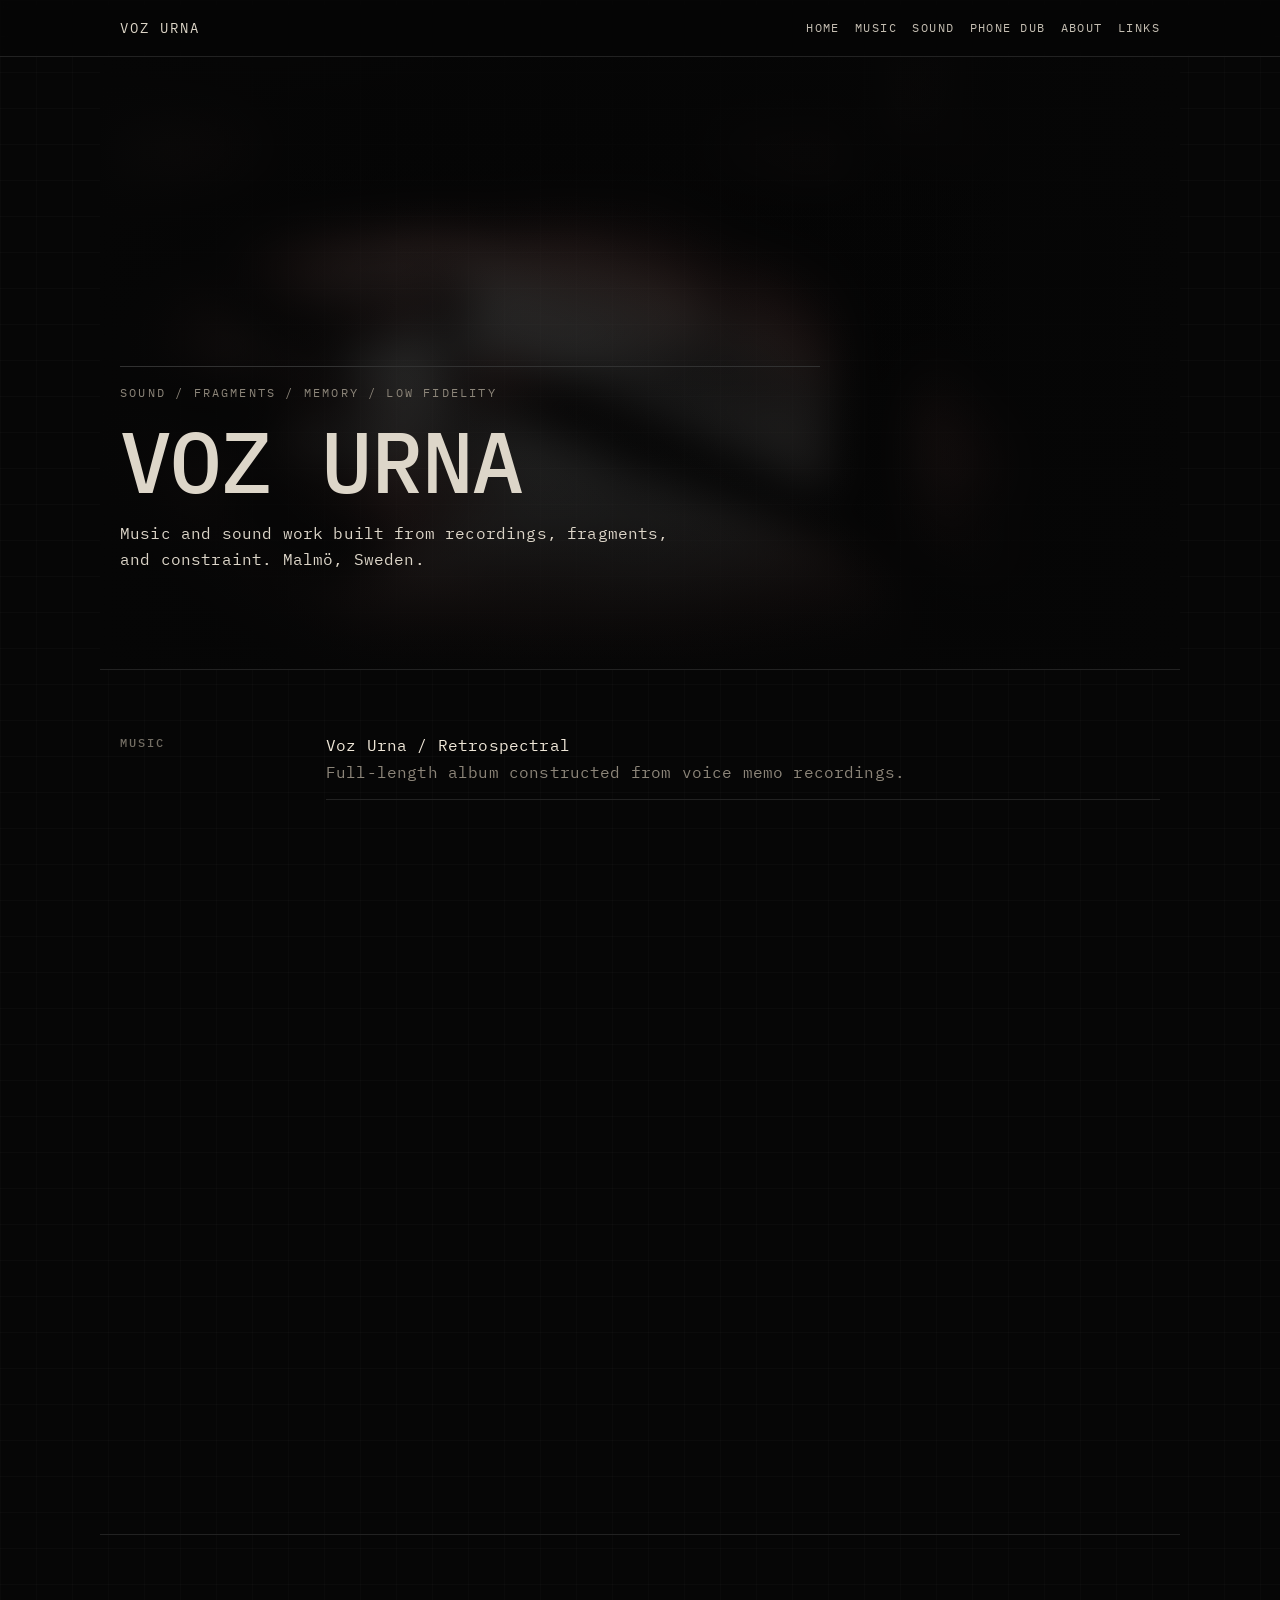
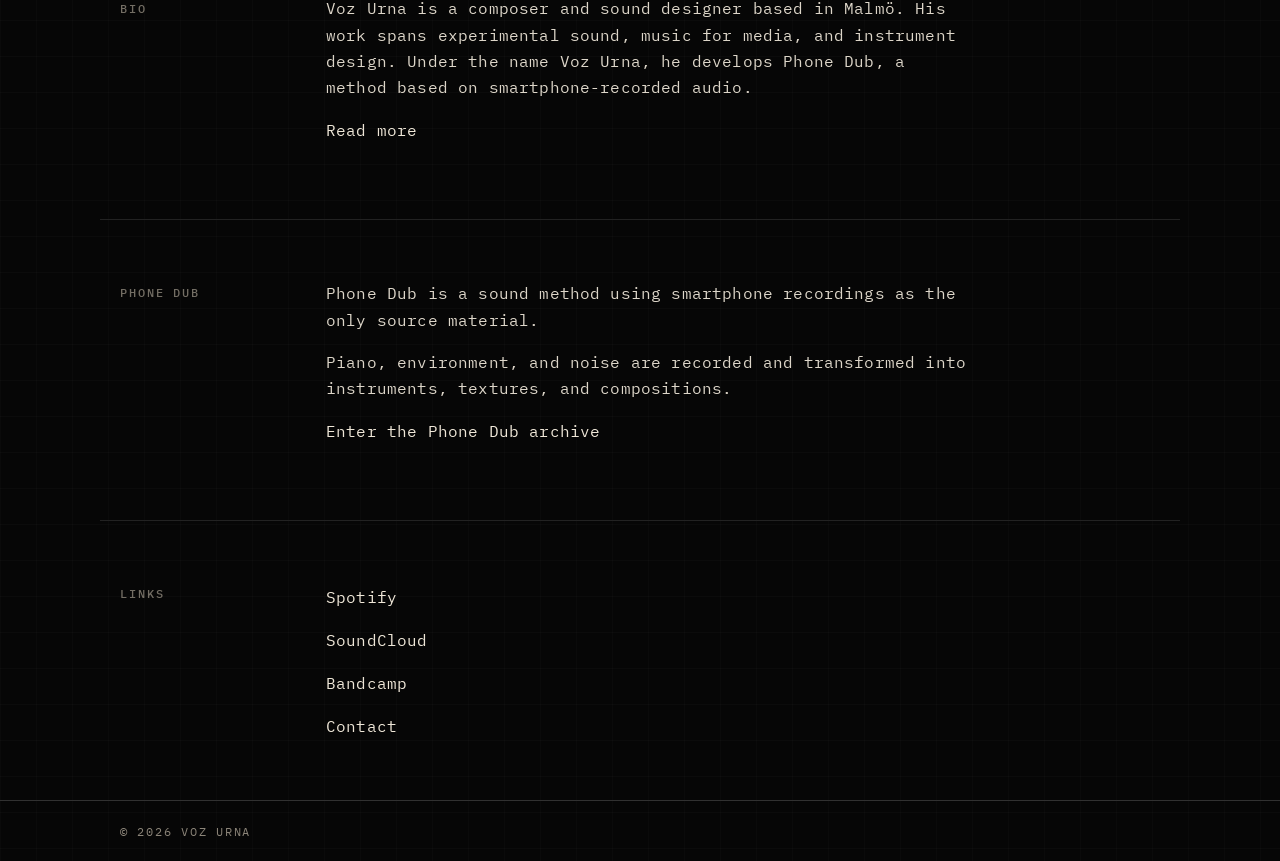
<file: index.html>
<!DOCTYPE html>
<html lang="en">
  <head>
    <meta charset="UTF-8" />
    <meta name="viewport" content="width=device-width, initial-scale=1.0" />
    <title>Voz Urna</title>
    <link rel="stylesheet" href="style.css" />
    <link rel="icon" type="image/png" href="vozurna_web_images/favicon.png" />
    <link rel="apple-touch-icon" href="vozurna_web_images/favicon.png" />
  </head>
  <body>
    <div class="site">
      <header>
        <nav class="nav">
          <a class="brand" href="index.html">Voz Urna</a>
          <div class="nav-links">
            <a href="index.html">Home</a>
            <a href="music.html">Music</a>
            <a href="sound.html">Sound</a>
            <a href="phonedub.html">Phone Dub</a>
            <a href="about.html">About</a>
            <a href="index.html#links">Links</a>
          </div>
        </nav>
      </header>

      <main>
        <section class="hero" id="home">
          <div class="hero-inner">
            <div class="hero-panel">
              <p class="eyebrow">sound / fragments / memory / low fidelity</p>
              <h1>Voz Urna</h1>
              <p class="lead">
                Music and sound work built from recordings, fragments, and constraint. Malmö, Sweden.
              </p>
              <!-- <p class="terminal-note">archive for sound and fragments</p> -->
            </div>
          </div>
        </section>

        <section class="section" id="music">
          <div class="block">
            <h2>Music</h2>
            <div class="music-list">
              <div class="music-item">
                <a href="music.html">Voz Urna / Retrospectral</a><br />
                <span class="muted">Full-length album constructed from voice memo recordings.</span>
              </div>

              <div class="music-item embed-item">
                <iframe
                  style="border: 0; width: 100%; max-width: 350px; height: 650px;"
                  src="https://bandcamp.com/EmbeddedPlayer/album=3123178118/size=large/bgcol=333333/linkcol=ffffff/tracklist=true/transparent=true/"
                  seamless>
                  <a href="https://vozurna.bandcamp.com/album/retrospectral">Retrospectral by Voz Urna</a>
                </iframe>
              </div>
            </div>
          </div>
        </section>

        <section class="section" id="bio">
          <div class="block">
            <h2>Bio</h2>
            <div>
              <p>
                Voz Urna is a composer and sound designer based in Malmö.

                His work spans experimental sound, music for media, and instrument design.

                Under the name Voz Urna, he develops Phone Dub, a method based on smartphone-recorded audio.
              </p>
              <p class="muted">
                <a href="about.html">Read more</a>
              </p>
            </div>
          </div>
        </section>

        <section class="section" id="phonedub">
          <div class="block">
            <h2>Phone Dub</h2>
            <div>
              <p>
                Phone Dub is a sound method using smartphone recordings as the only source material.
              </p>
              <p>
                Piano, environment, and noise are recorded and transformed into instruments, textures, and compositions.
              </p>
              <p class="muted">
                <a href="phonedub.html">Enter the Phone Dub archive</a>
              </p>
            </div>
          </div>
        </section>

        <section class="section" id="links">
          <div class="block">
            <h2>Links</h2>
            <div class="link-list">
              <a href="https://open.spotify.com/artist/1SDlxnzPVQ7J5CW1TCWskf?si=wJDzaEXcRvCtlj3c91DYQA" target="_blank" rel="noopener noreferrer">Spotify</a>
              <a href="https://soundcloud.com/vozurna" target="_blank" rel="noopener noreferrer">SoundCloud</a>
              <a href="https://vozurna.bandcamp.com/album/retrospectral" target="_blank" rel="noopener noreferrer">Bandcamp</a>
              <a href="mailto:pavlo.theodoridis@gmail.com">Contact</a>
            </div>
          </div>
        </section>
      </main>

      <footer>
        <div class="footer-inner">© 2026 Voz Urna</div>
      </footer>
    </div>
  </body>
</html>
</file>
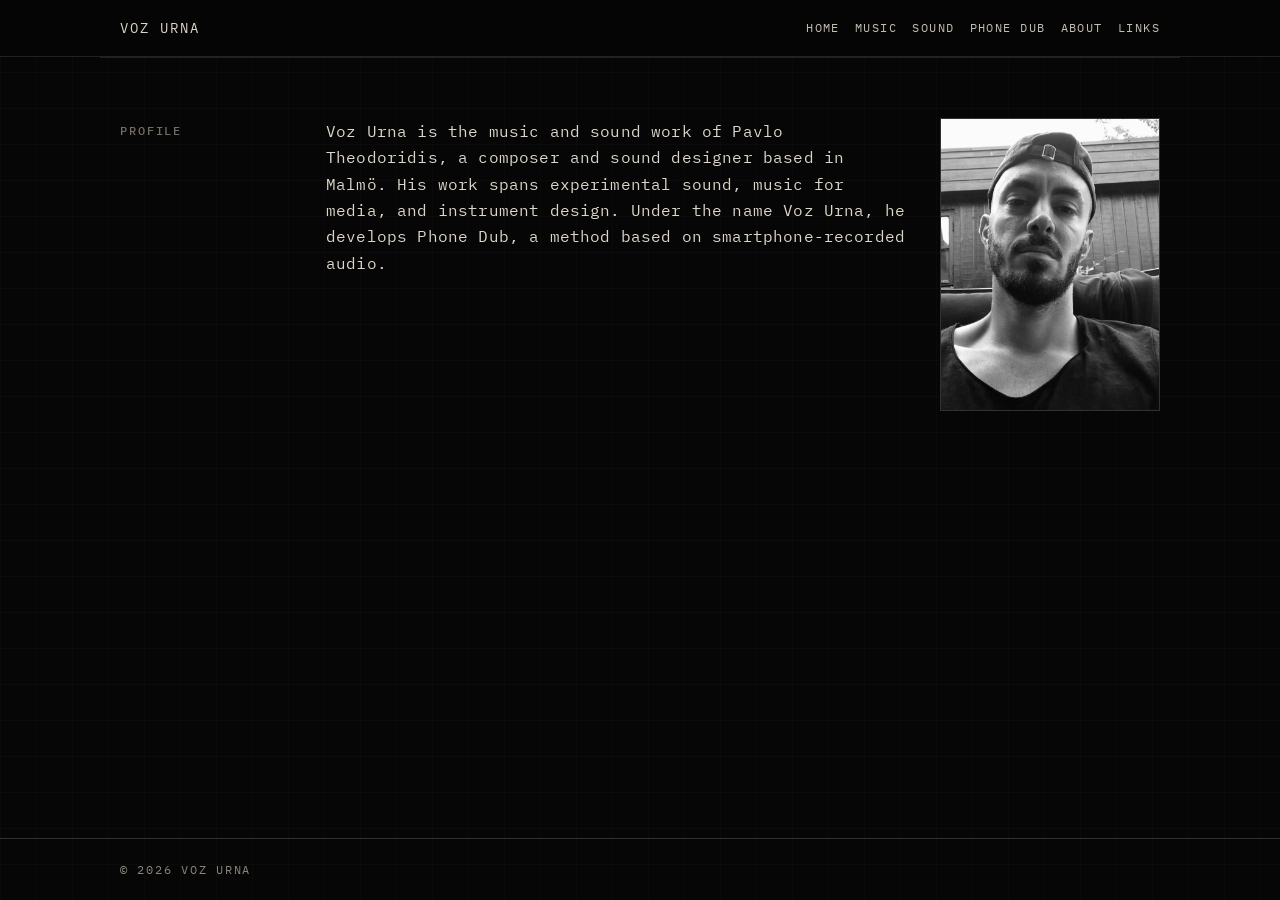
<file: about.html>
<!DOCTYPE html>
<html lang="en">
  <head>
    <meta charset="UTF-8" />
    <meta name="viewport" content="width=device-width, initial-scale=1.0" />
    <title>About — Voz Urna</title>
    <link rel="stylesheet" href="style.css" />
    <link rel="icon" type="image/png" href="vozurna_web_images/favicon.png" />
    <link rel="apple-touch-icon" href="vozurna_web_images/favicon.png" />
  </head>
  <body>
    <div class="site">
      <header>
        <nav class="nav">
          <a class="brand" href="index.html">Voz Urna</a>
          <div class="nav-links">
            <a href="index.html">Home</a>
            <a href="music.html">Music</a>
            <a href="sound.html">Sound</a>
            <a href="phonedub.html">Phone Dub</a>
            <a href="about.html">About</a>
            <a href="index.html#links">Links</a>
          </div>
        </nav>
      </header>

      <main>
        <section class="section">
          <div class="block">
            <h2>Profile</h2>
            <div class="about-layout">
              <div>
                <p>
                  Voz Urna is the music and sound work of Pavlo Theodoridis, a composer and sound designer based in Malmö. His work spans experimental sound, music for media, and instrument design. Under the name Voz Urna, he develops Phone Dub, a method based on smartphone-recorded audio.
                </p>
              </div>
              <div class="portrait-frame">
  <img src="vozurna_web_images/portrait.jpg" alt="Portrait of Pavlo Theodoridis" class="portrait-image" />
</div>
            </div>
          </div>
        </section>
      </main>

      <footer>
        <div class="footer-inner">© 2026 Voz Urna</div>
      </footer>
    </div>
  </body>
</html>
</file>
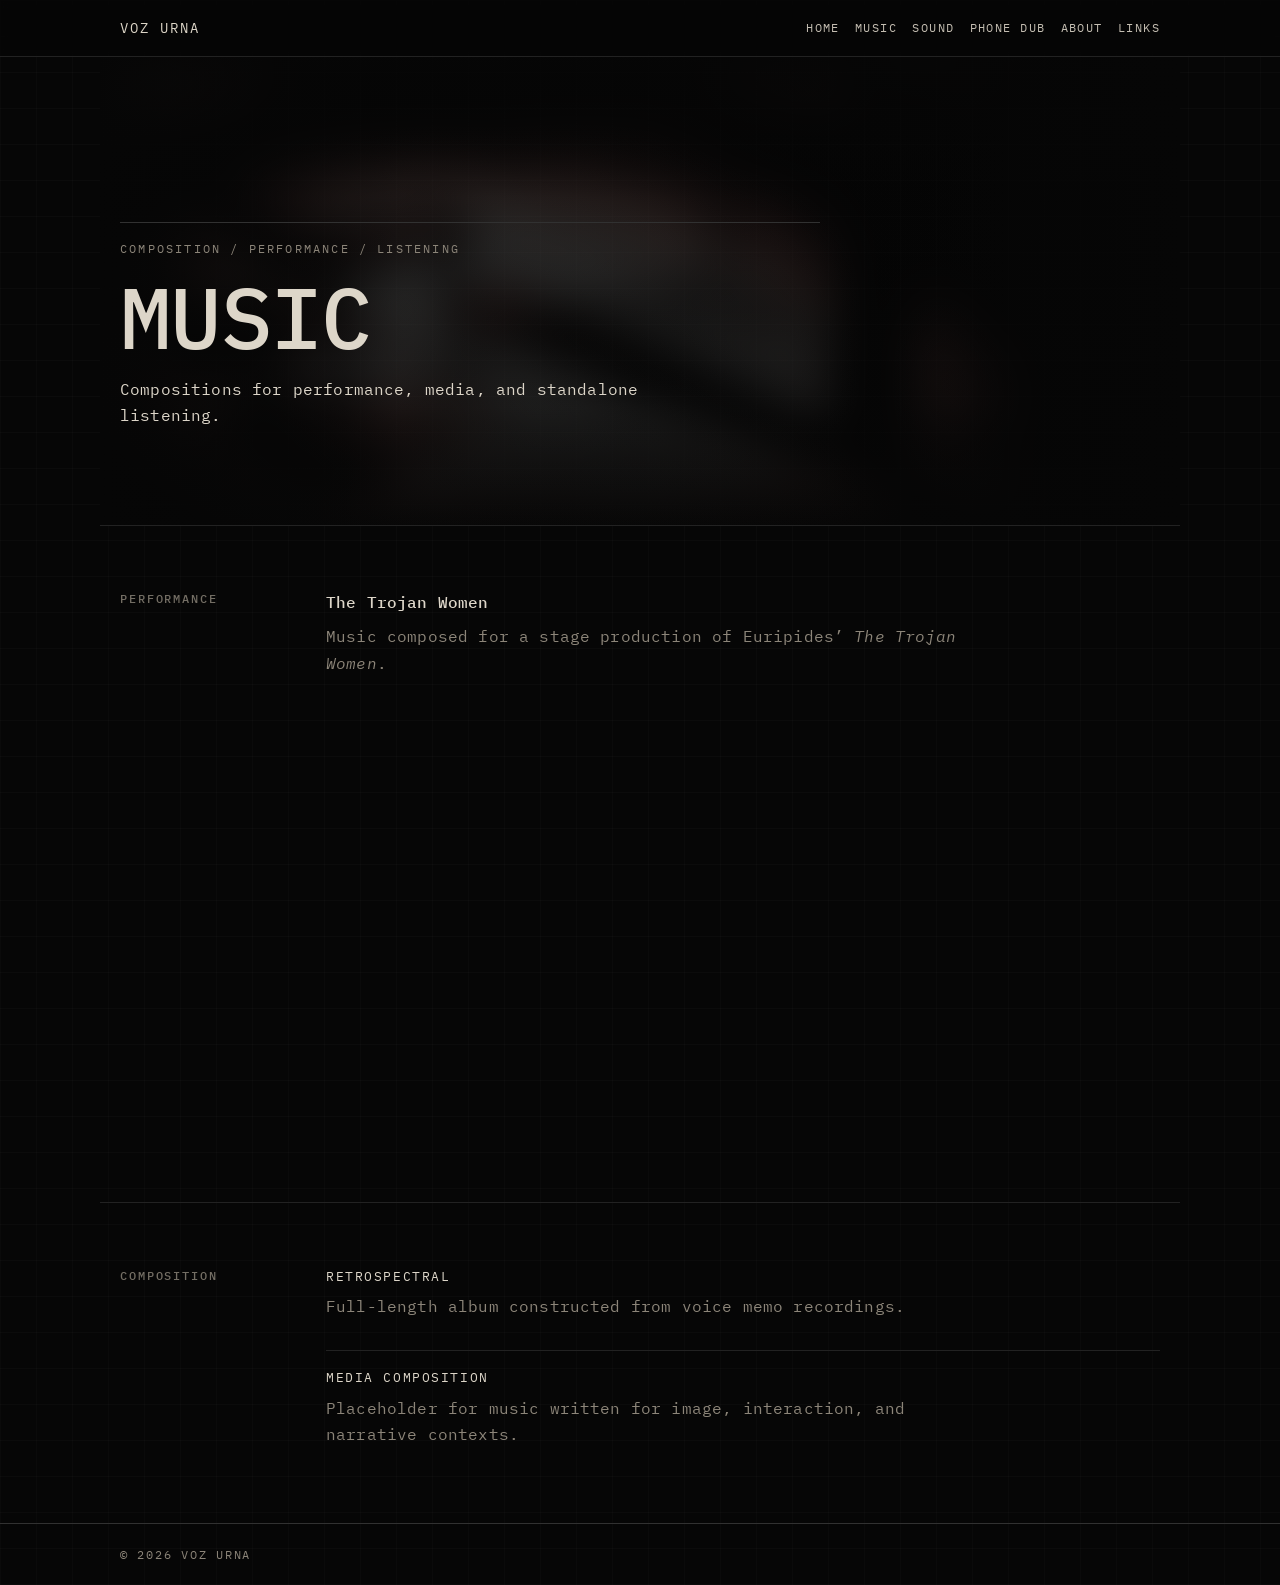
<file: music.html>
<!DOCTYPE html>
<html lang="en">
  <head>
    <meta charset="UTF-8" />
    <meta name="viewport" content="width=device-width, initial-scale=1.0" />
    <title>Music — Voz Urna</title>
    <link rel="stylesheet" href="style.css" />
    <link rel="icon" type="image/png" href="vozurna_web_images/favicon.png" />
    <link rel="apple-touch-icon" href="vozurna_web_images/favicon.png" />
  </head>
  <body>
    <div class="site">
      <header>
        <nav class="nav">
          <a class="brand" href="index.html">Voz Urna</a>
          <div class="nav-links">
            <a href="index.html">Home</a>
            <a href="music.html">Music</a>
            <a href="sound.html">Sound</a>
            <a href="phonedub.html">Phone Dub</a>
            <a href="about.html">About</a>
            <a href="index.html#links">Links</a>
          </div>
        </nav>
      </header>

      <main>
        <section class="hero page-hero" id="top">
          <div class="hero-inner">
            <div class="hero-panel">
              <p class="eyebrow">composition / performance / listening</p>
              <h1>Music</h1>
              <p class="lead">
                Compositions for performance, media, and standalone listening.
              </p>
            </div>
          </div>
        </section>

        <section class="section">
          <div class="block">
            <h2>Performance</h2>
            <div class="work-block">
              <h3>The Trojan Women</h3>
              <p class="muted">Music composed for a stage production of Euripides’ <em>The Trojan Women</em>.</p>

              <div class="embed-frame soundcloud-embed">
                <iframe
                  width="100%"
                  height="450"
                  scrolling="no"
                  frameborder="no"
                  allow="autoplay; encrypted-media"
                  src="https://w.soundcloud.com/player/?url=https%3A//api.soundcloud.com/playlists/soundcloud%253Aplaylists%253A2242955732&color=%23ff5500&auto_play=false&hide_related=false&show_comments=true&show_user=true&show_reposts=false&show_teaser=true">
                </iframe>
              </div>
            </div>
          </div>
        </section>

        <section class="section">
          <div class="block">
            <h2>Composition</h2>
            <div class="work-list">
              <article class="work-item">
                <p class="work-title">Retrospectral</p>
                <p class="muted">
                  Full-length album constructed from voice memo recordings.
                </p>
              </article>
              <article class="work-item">
                <p class="work-title">Media composition</p>
                <p class="muted">
                  Placeholder for music written for image, interaction, and narrative contexts.
                </p>
              </article>
            </div>
          </div>
        </section>
      </main>

      <footer>
        <div class="footer-inner">© 2026 Voz Urna</div>
      </footer>
    </div>
  </body>
</html>
</file>
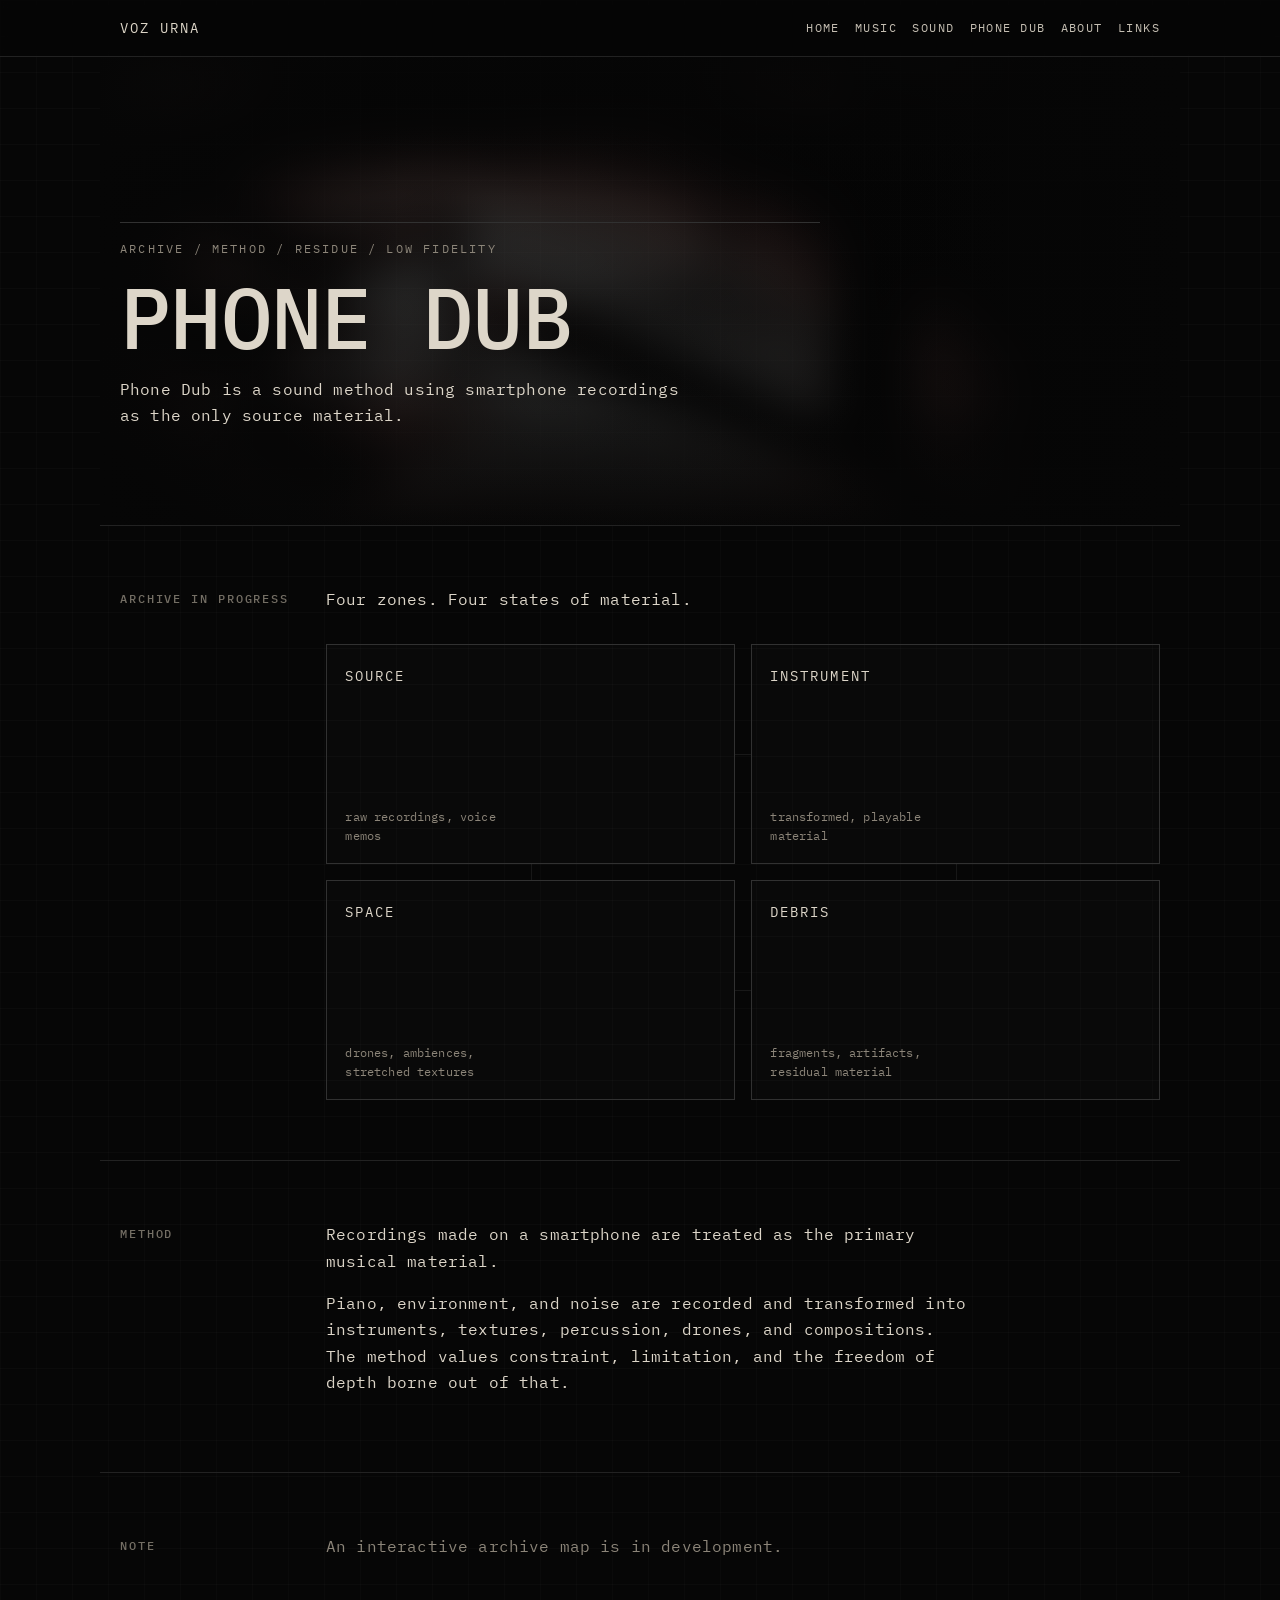
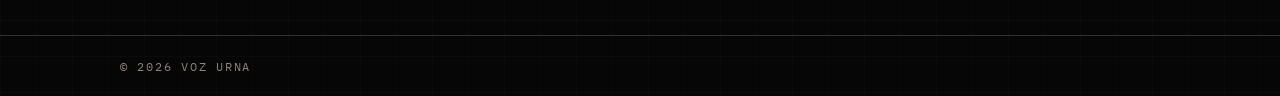
<file: phonedub.html>
<!DOCTYPE html>
<html lang="en">
  <head>
    <meta charset="UTF-8" />
    <meta name="viewport" content="width=device-width, initial-scale=1.0" />
    <title>Phone Dub — Voz Urna</title>
    <link rel="stylesheet" href="style.css" />
    <link rel="icon" type="image/png" href="vozurna_web_images/favicon.png" />
    <link rel="apple-touch-icon" href="vozurna_web_images/favicon.png" />
  </head>
  <body>
    <div class="site">
      <header>
        <nav class="nav">
          <a class="brand" href="index.html">Voz Urna</a>
          <div class="nav-links">
            <a href="index.html">Home</a>
            <a href="music.html">Music</a>
            <a href="sound.html">Sound</a>
            <a href="phonedub.html">Phone Dub</a>
            <a href="about.html">About</a>
            <a href="index.html#links">Links</a>
          </div>
        </nav>
      </header>

      <main>
        <section class="hero page-hero" id="top">
          <div class="hero-inner">
            <div class="hero-panel">
              <p class="eyebrow">archive / method / residue / low fidelity</p>
              <h1>Phone Dub</h1>
              <p class="lead">
                Phone Dub is a sound method using smartphone recordings as the only source material.
              </p>
            </div>
          </div>
        </section>

        <section class="section">
          <div class="block archive-block">
            <h2>Archive in Progress</h2>
            <div>
              <p>
                Four zones. Four states of material.
              </p>

              <div class="archive-map">
                <div class="archive-lines" aria-hidden="true">
                  <span class="line line-top"></span>
                  <span class="line line-left"></span>
                  <span class="line line-right"></span>
                  <span class="line line-bottom"></span>
                </div>

                <div class="archive-grid" aria-label="Phone Dub archive map">
                  <div class="archive-zone">
                    <p class="zone-label">Source</p>
                    <p class="zone-note">raw recordings, voice memos</p>
                  </div>

                  <div class="archive-zone">
                    <p class="zone-label">Instrument</p>
                    <p class="zone-note">transformed, playable material</p>
                  </div>

                  <div class="archive-zone">
                    <p class="zone-label">Space</p>
                    <p class="zone-note">drones, ambiences, stretched textures</p>
                  </div>

                  <div class="archive-zone">
                    <p class="zone-label">Debris</p>
                    <p class="zone-note">fragments, artifacts, residual material</p>
                  </div>
                </div>
              </div>
            </div>
          </div>
        </section>

        <section class="section">
          <div class="block">
            <h2>Method</h2>
            <div>
              <p>
                Recordings made on a smartphone are treated as the primary musical material.
              </p>
              <p>
                Piano, environment, and noise are recorded and transformed into instruments, textures, percussion, drones, and compositions.
                The method values constraint, limitation, and the freedom of depth borne out of that.
              </p>
            </div>
          </div>
        </section>

        <section class="section">
          <div class="block">
            <h2>Note</h2>
            <div>
              <p class="muted">
                An interactive archive map is in development.
              </p>
            </div>
          </div>
        </section>
      </main>

      <footer>
        <div class="footer-inner">© 2026 Voz Urna</div>
      </footer>
    </div>
  </body>
</html>
</file>
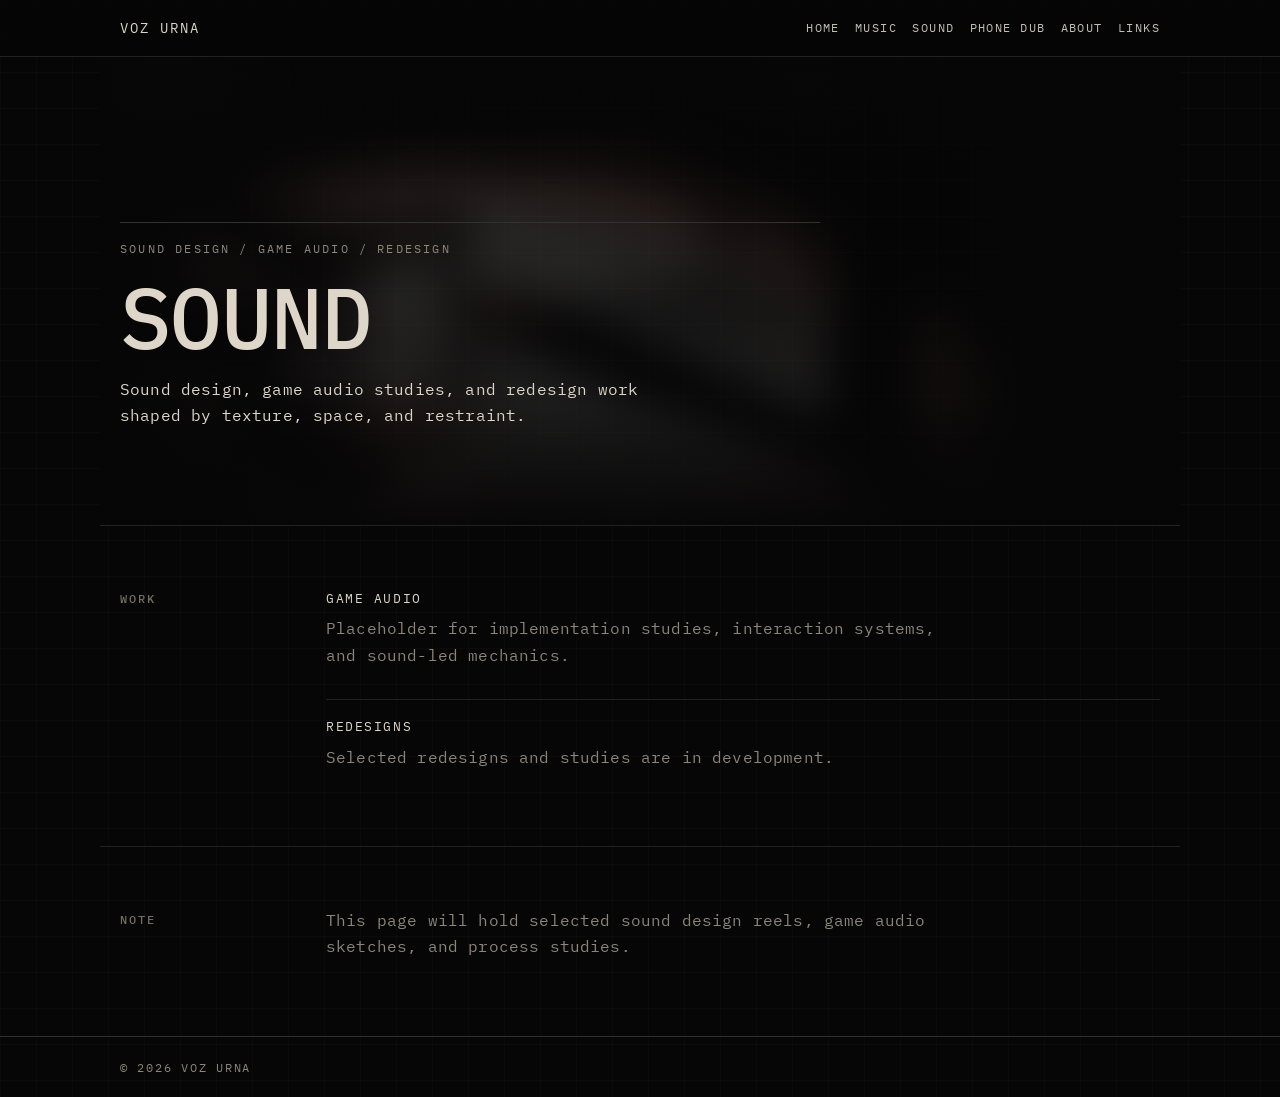
<file: sound.html>
<!DOCTYPE html>
<html lang="en">
  <head>
    <meta charset="UTF-8" />
    <meta name="viewport" content="width=device-width, initial-scale=1.0" />
    <title>Sound — Voz Urna</title>
    <link rel="stylesheet" href="style.css" />
    <link rel="icon" type="image/png" href="vozurna_web_images/favicon.png" />
    <link rel="apple-touch-icon" href="vozurna_web_images/favicon.png" />
  </head>
  <body>
    <div class="site">
      <header>
        <nav class="nav">
          <a class="brand" href="index.html">Voz Urna</a>
          <div class="nav-links">
            <a href="index.html">Home</a>
            <a href="music.html">Music</a>
            <a href="sound.html">Sound</a>
            <a href="phonedub.html">Phone Dub</a>
            <a href="about.html">About</a>
            <a href="index.html#links">Links</a>
          </div>
        </nav>
      </header>

      <main>
        <section class="hero page-hero" id="top">
          <div class="hero-inner">
            <div class="hero-panel">
              <p class="eyebrow">sound design / game audio / redesign</p>
              <h1>Sound</h1>
              <p class="lead">
                Sound design, game audio studies, and redesign work shaped by texture, space, and restraint.
              </p>
            </div>
          </div>
        </section>

        <section class="section">
          <div class="block">
            <h2>Work</h2>
            <div class="work-list">
              <article class="work-item">
                <p class="work-title">Game audio</p>
                <p class="muted">
                  Placeholder for implementation studies, interaction systems, and sound-led mechanics.
                </p>
              </article>
              <article class="work-item">
                <p class="work-title">Redesigns</p>
                <p class="muted">
                  Selected redesigns and studies are in development.
                </p>
              </article>
            </div>
          </div>
        </section>

        <section class="section">
          <div class="block">
            <h2>Note</h2>
            <div>
              <p class="muted">
                This page will hold selected sound design reels, game audio sketches, and process studies.
              </p>
            </div>
          </div>
        </section>
      </main>

      <footer>
        <div class="footer-inner">© 2026 Voz Urna</div>
      </footer>
    </div>
  </body>
</html>
</file>
<file: style.css>
@import url('https://fonts.googleapis.com/css2?family=IBM+Plex+Mono:wght@400;500&display=swap');

:root {
  --bg: #060606;
  --bg-soft: #0d0d0d;
  --panel: #101010;
  --text: #ddd6c9;
  --muted: #8c8579;
  --line: #222222;
  --line-strong: #313131;
  --accent: #efe7d8;
}

* {
  box-sizing: border-box;
}

html {
  scroll-behavior: smooth;
}

body {
  margin: 0;
  background: var(--bg);
  color: var(--text);
  font-family: "IBM Plex Mono", monospace;
  line-height: 1.65;
  letter-spacing: 0.01em;
  background-image:
    linear-gradient(to bottom, rgba(255,255,255,0.02) 1px, transparent 1px),
    linear-gradient(to right, rgba(255,255,255,0.015) 1px, transparent 1px);
  background-size: 100% 36px, 36px 100%;
}

a {
  color: var(--accent);
  text-decoration: none;
}

a:hover {
  color: white;
}

.site {
  min-height: 100vh;
  display: flex;
  flex-direction: column;
}

header {
  position: sticky;
  top: 0;
  z-index: 20;
  background: rgba(6, 6, 6, 0.86);
  backdrop-filter: blur(6px);
  border-bottom: 1px solid var(--line);
}

.nav {
  max-width: 1080px;
  margin: 0 auto;
  padding: 1rem 1.25rem;
  display: flex;
  justify-content: space-between;
  align-items: center;
  gap: 1rem;
}

.brand {
  font-size: 0.9rem;
  text-transform: uppercase;
  letter-spacing: 0.14em;
  opacity: 0.92;
}

.nav-links {
  display: flex;
  flex-wrap: wrap;
  gap: 0.95rem;
  font-size: 0.74rem;
  text-transform: uppercase;
  letter-spacing: 0.12em;
  opacity: 0.82;
}

main {
  flex: 1;
}

.hero,
.section {
  max-width: 1080px;
  margin: 0 auto;
  padding: 3.75rem 1.25rem;
}

.hero {
  min-height: 68vh;
  display: flex;
  align-items: flex-end;
  padding-top: 6rem;
  padding-bottom: 5rem;
  position: relative;
  overflow: hidden;
  isolation: isolate;
}

.hero::before {
  content: "";
  position: absolute;
  inset: 0;
  background-image: url("vozurna_web_images/retrospectralcover.png");
  background-size: cover;
  background-position: center center;
  background-repeat: no-repeat;
  filter: blur(20px);
  transform: scale(1.12);
  opacity: 0.22;
  z-index: -3;
}

.hero::after {
  content: "";
  position: absolute;
  inset: 0;
  background:
    linear-gradient(to right,
      rgba(6, 6, 6, 0.98) 0%,
      rgba(6, 6, 6, 0.56) 14%,
      rgba(6, 6, 6, 0.14) 28%,
      rgba(6, 6, 6, 0.14) 72%,
      rgba(6, 6, 6, 0.56) 86%,
      rgba(6, 6, 6, 0.98) 100%
    ),
    linear-gradient(to bottom,
      rgba(6, 6, 6, 0.8) 0%,
      rgba(6, 6, 6, 0.24) 30%,
      rgba(6, 6, 6, 0.38) 75%,
      rgba(6, 6, 6, 0.92) 100%
    );
  z-index: -2;
}

.hero-inner {
  width: 100%;
  max-width: 760px;
  position: relative;
  z-index: 1;
}

.hero-panel {
  border-top: 1px solid var(--line-strong);
  padding-top: 1rem;
  max-width: 700px;
}

.eyebrow,
h2,
.footer-inner {
  color: var(--muted);
}

.eyebrow {
  margin: 0 0 1rem 0;
  font-size: 0.76rem;
  text-transform: uppercase;
  letter-spacing: 0.18em;
}

h1,
h2 {
  margin: 0 0 1rem 0;
}

h1 {
  font-size: clamp(2.6rem, 8vw, 5.4rem);
  line-height: 0.98;
  text-transform: uppercase;
  letter-spacing: -0.02em;
  margin-bottom: 1rem;
  font-weight: 500;
}

h2 {
  font-size: 0.74rem;
  text-transform: uppercase;
  letter-spacing: 0.16em;
  padding-top: 0.2rem;
  font-weight: 500;
  color: var(--muted);
  opacity: 0.82;
}

p {
  margin: 0 0 1rem 0;
  max-width: 65ch;
}

.lead {
  font-size: 1rem;
  max-width: 56ch;
}

.muted {
  color: var(--muted);
}

.section {
  border-top: 1px solid var(--line);
}

.about-section {
  border-top: none;
  padding-top: 6rem;
}

.block {
  display: grid;
  grid-template-columns: 170px 1fr;
  gap: 2.25rem;
}

.music-list,
.link-list,
.work-list {
  display: grid;
  gap: 0.9rem;
}

.music-item,
.link-list a,
.work-item {
  padding-top: 0.15rem;
}

.music-item,
.work-item {
  border-bottom: 1px solid var(--line);
  padding-bottom: 0.9rem;
}

.embed-item {
  padding-top: 0.6rem;
  padding-bottom: 1.2rem;
}

.embed-item iframe {
  display: block;
  max-width: 100%;
}

.music-item:last-child,
.work-item:last-child {
  border-bottom: none;
  padding-bottom: 0;
}

.work-title {
  margin: 0 0 0.35rem 0;
  text-transform: uppercase;
  letter-spacing: 0.12em;
  font-size: 0.82rem;
}

.about-layout {
  display: grid;
  grid-template-columns: minmax(0, 1fr) 220px;
  gap: 2rem;
  align-items: start;
}

.portrait-placeholder {
  min-height: 280px;
  border: 1px solid var(--line-strong);
  background: rgba(255, 255, 255, 0.01);
  display: flex;
  align-items: flex-end;
  padding: 1rem;
}

.portrait-placeholder span {
  color: var(--muted);
  font-size: 0.72rem;
  text-transform: uppercase;
  letter-spacing: 0.14em;
}

.portrait-frame {
  border: 1px solid var(--line-strong);
  overflow: hidden;
  aspect-ratio: 3 / 4;
  background: rgba(255, 255, 255, 0.01);
}

.portrait-image {
  display: block;
  width: 100%;
  height: 100%;
  object-fit: cover;
  filter: grayscale(100%);
}

.terminal-note {
  margin-top: 1.2rem;
  padding-top: 0.8rem;
  border-top: 1px solid var(--line);
  color: var(--muted);
  font-size: 0.78rem;
  opacity: 0.72;
}

footer {
  border-top: 1px solid var(--line-strong);
}

.footer-inner {
  max-width: 1080px;
  margin: 0 auto;
  padding: 1.25rem;
  font-size: 0.78rem;
  text-transform: uppercase;
  letter-spacing: 0.14em;
}

.archive-map {
  --archive-gap: 1rem;
  --archive-half-gap: 0.5rem;
  --archive-quarter-gap: 0.25rem;
  position: relative;
  margin-top: 2rem;
}

.archive-lines {
  position: absolute;
  inset: 0;
  z-index: 0;
  pointer-events: none;
}

.line {
  position: absolute;
  background: rgba(255, 255, 255, 0.07);
}

.line-top {
  top: calc(25% - var(--archive-quarter-gap));
  left: calc(50% - var(--archive-half-gap));
  width: var(--archive-gap);
  height: 1px;
}

.line-left {
  top: calc(50% - var(--archive-half-gap));
  left: calc(25% - var(--archive-quarter-gap));
  width: 1px;
  height: var(--archive-gap);
}

.line-right {
  top: calc(50% - var(--archive-half-gap));
  left: calc(75% + var(--archive-quarter-gap));
  width: 1px;
  height: var(--archive-gap);
}

.line-bottom {
  top: calc(75% + var(--archive-quarter-gap));
  left: calc(50% - var(--archive-half-gap));
  width: var(--archive-gap);
  height: 1px;
}

.archive-grid {
  position: relative;
  z-index: 1;
  display: grid;
  grid-template-columns: repeat(2, minmax(0, 1fr));
  gap: var(--archive-gap);
}

.work-block {
  padding-top: 0.2rem;
  padding-bottom: 1.2rem;
  border-bottom: 1px solid var(--line);
}

.work-block:last-child {
  border-bottom: none;
  padding-bottom: 0;
}

.work-block h3 {
  margin: 0 0 0.5rem 0;
  font-size: 1rem;
  font-weight: 500;
}

.embed-frame {
  margin-top: 1rem;
  max-width: 760px;
}

.soundcloud-embed iframe {
  display: block;
  border: 0;
}

@media (max-width: 720px) {
  .nav {
    flex-direction: column;
    align-items: flex-start;
  }

  .nav-links {
    gap: 0.8rem 1rem;
  }

  .hero,
  .section {
    padding: 3rem 1.25rem;
  }

  .hero {
    min-height: 58vh;
    padding-top: 5rem;
  }

  .block {
    grid-template-columns: 1fr;
    gap: 0.9rem;
  }

  h1 {
    font-size: clamp(3.4rem, 20vw, 6rem);
  }

  .embed-item iframe {
    width: 100%;
    height: 470px;
  }

  .archive-grid {
    grid-template-columns: 1fr;
  }

  .archive-lines {
    display: none;
  }

  .about-layout {
    grid-template-columns: 1fr;
  }

  .portrait-placeholder {
    min-height: 220px;
  }
}

/* Phone Dub page */

.page-hero {
  min-height: 52vh;
}

.archive-block {
  align-items: start;
}

.archive-zone {
  min-height: 220px;
  padding: 1.15rem;
  border: 1px solid var(--line-strong);
  background: rgba(255, 255, 255, 0.01);
  display: flex;
  flex-direction: column;
  justify-content: space-between;
}

.zone-label {
  margin: 0;
  font-size: 0.9rem;
  text-transform: uppercase;
  letter-spacing: 0.14em;
}

.zone-note {
  margin: 0;
  max-width: 24ch;
  color: var(--muted);
  font-size: 0.78rem;
  line-height: 1.5;
}

@media (max-width: 720px) {
  .archive-zone {
    min-height: 160px;
  }
}
</file>
